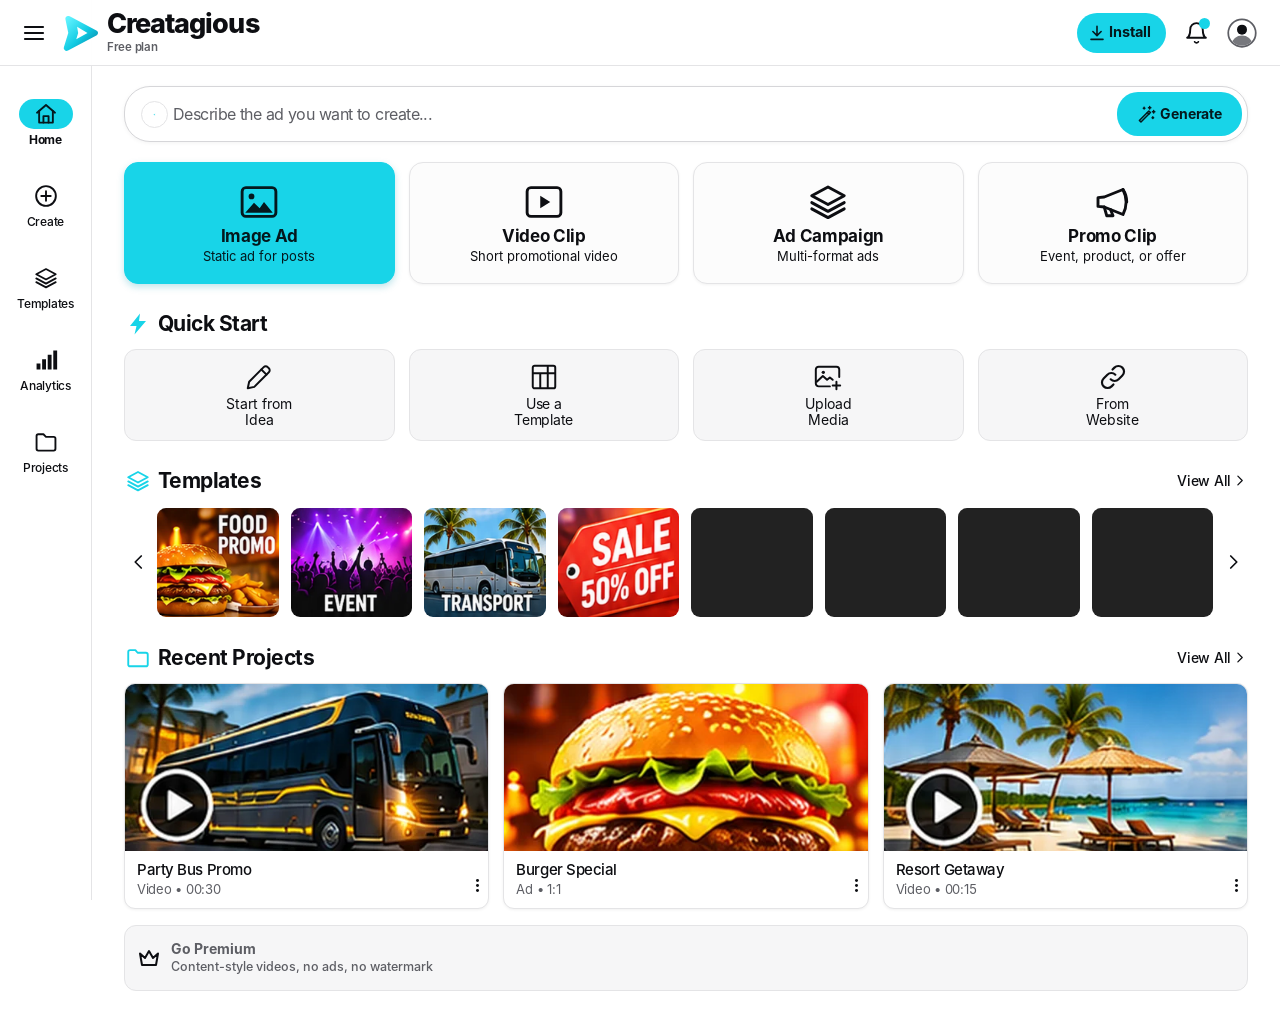
<file: index.html>
<!doctype html>
<html lang="en">
<head>
<meta charset="utf-8">
<meta name="viewport" content="width=device-width, initial-scale=1, viewport-fit=cover">
<title>Creatagious: Create, Customize, Publish</title>
<meta name="description" content="Create image ads, video clips and multi-format ad campaigns for social media from one short description.">
<meta name="theme-color" content="#ffffff">
<script>(function(){var t;try{t=localStorage.getItem("theme")}catch(e){}if(t==="dark"||((!t||t==="system")&&matchMedia("(prefers-color-scheme: dark)").matches)){document.documentElement.dataset.theme="dark";document.querySelector("meta[name=theme-color]").content="#0B1015"}})();</script>
<meta name="mobile-web-app-capable" content="yes">
<meta name="apple-mobile-web-app-capable" content="yes">
<meta name="apple-mobile-web-app-title" content="Creatagious">
<meta name="apple-mobile-web-app-status-bar-style" content="default">
<script>window.__bip=null;addEventListener("beforeinstallprompt",function(e){e.preventDefault();window.__bip=e;});</script>
<link rel="manifest" href="manifest.webmanifest">
<link rel="icon" href="assets/icons/favicon.png" type="image/png">
<link rel="apple-touch-icon" href="assets/icons/apple-touch-icon.png">
<link rel="preload" href="assets/fonts/inter-Medium.woff" as="font" type="font/woff" crossorigin>
<link rel="preload" href="assets/fonts/inter-Bold.woff" as="font" type="font/woff" crossorigin>
<link rel="stylesheet" href="css/app.css">
</head>
<body>
<svg width="0" height="0" style="position:absolute" aria-hidden="true">
  <defs>
    <symbol id="i-check" viewBox="0 0 24 24"><path d="m4 12.500 5 5L20 6.500" fill="none" stroke="currentColor" stroke-width="2.800" stroke-linecap="round" stroke-linejoin="round"/></symbol>
    <symbol id="i-stack2" viewBox="0 0 32 32"><g fill="none" stroke="currentColor" stroke-width="2.300" stroke-linejoin="round"><rect x="3" y="9" width="17" height="20" rx="2"/><path d="M9 9V5a2 2 0 0 1 2-2h16a2 2 0 0 1 2 2v17a2 2 0 0 1-2 2h-7"/></g></symbol>
    <symbol id="i-lock" viewBox="0 0 24 24"><g fill="none" stroke="currentColor" stroke-width="2.200" stroke-linecap="round" stroke-linejoin="round"><rect x="5" y="11" width="14" height="10" rx="2"/><path d="M8 11V8a4 4 0 0 1 8 0v3"/></g></symbol>
    <symbol id="i-crown" viewBox="0 0 24 24"><path d="M3 7.500 8 12l4-7 4 7 5-4.500L19 19H5Z" fill="none" stroke="currentColor" stroke-width="2" stroke-linejoin="round"/></symbol>
    <symbol id="i-moon" viewBox="0 0 24 24"><path d="M20 14.500A8.500 8.500 0 0 1 9.500 4a8.500 8.500 0 1 0 10.500 10.500Z" fill="none" stroke="currentColor" stroke-width="2" stroke-linejoin="round"/></symbol>
    <symbol id="i-mic" viewBox="0 0 24 24"><g fill="none" stroke="currentColor" stroke-width="2" stroke-linecap="round"><rect x="9" y="3" width="6" height="11" rx="3"/><path d="M5 11a7 7 0 0 0 14 0M12 18v3"/></g></symbol>
    <linearGradient id="lg" x1="0" y1="0" x2="1" y2="1"><stop offset="0" stop-color="#62F3FF"/><stop offset=".55" stop-color="#12CBE3"/><stop offset="1" stop-color="#0787A8"/></linearGradient>
    <symbol id="i-logo" viewBox="0 0 48 48"><path d="M10 7 42 24 8 42l5.500-18Z" fill="url(#lg)" stroke="url(#lg)" stroke-width="7" stroke-linejoin="round"/><path d="M20.500 16.500 33 24l-13.500 7.500 2.300-7.500Z" fill="#fff"/></symbol>
    <g id="s" fill="none" stroke="currentColor" stroke-width="2" stroke-linecap="round" stroke-linejoin="round"></g>
    <symbol id="i-menu" viewBox="0 0 24 24"><path d="M3 6h18M3 12h18M3 18h18" fill="none" stroke="currentColor" stroke-width="2.200" stroke-linecap="round"/></symbol>
    <symbol id="i-bell" viewBox="0 0 24 24"><path d="M18 9a6 6 0 0 0-12 0c0 7-3 8-3 8h18s-3-1-3-8M10.300 21a2 2 0 0 0 3.400 0" fill="none" stroke="currentColor" stroke-width="1.800" stroke-linecap="round" stroke-linejoin="round"/></symbol>
    <symbol id="i-user" viewBox="0 0 24 24"><circle cx="12" cy="12" r="11" fill="var(--surface)" stroke="var(--t3)" stroke-width="1.400"/><clipPath id="uc"><circle cx="12" cy="12" r="10.200"/></clipPath><g clip-path="url(#uc)"><circle cx="12" cy="9.300" r="4" fill="var(--ink)"/><ellipse cx="12" cy="20.500" rx="8" ry="6.500" fill="#77787D"/></g></symbol>
    <symbol id="i-spark" viewBox="0 0 24 24"><path d="M10 3c1 5.600 2.900 7.700 9 8.700-6.100 1-8 3.100-9 9.300-1-6.200-2.900-8.300-9-9.300 6.100-1 8-3.100 9-8.700Z" fill="var(--y)"/><path d="M19 1c.3 2 1 2.700 3 3-2 .3-2.700 1-3 3-.3-2-1-2.700-3-3 2-.3 2.700-1 3-3ZM19.500 15.500c.3 1.700.9 2.300 2.500 2.500-1.600.3-2.200.9-2.500 2.500-.3-1.600-.9-2.200-2.500-2.500 1.600-.2 2.200-.8 2.500-2.500Z" fill="var(--y)"/></symbol>
    <symbol id="i-wand" viewBox="0 0 24 24"><g fill="none" stroke="currentColor" stroke-width="1.900" stroke-linecap="round" stroke-linejoin="round"><path d="m3 21 12-12 2 2L5 23z" transform="translate(0 -1.500)"/><path d="m13 9.500 2 2M16 2v3M14.500 3.500h3M21 7v3M19.500 8.500h3M20 15v2M19 16h2M9 3v2M8 4h2"/></g></symbol>
    <symbol id="i-image" viewBox="0 0 32 32"><g fill="none" stroke="currentColor" stroke-width="2.300" stroke-linejoin="round"><rect x="2.500" y="4.500" width="27" height="23" rx="3"/></g><circle cx="10" cy="11.500" r="2.300" fill="currentColor"/><path d="m5 24.500 7-8 4.500 4.500 3.500-5 7 8.500Z" fill="currentColor"/></symbol>
    <symbol id="i-video" viewBox="0 0 32 32"><rect x="2.500" y="4.500" width="27" height="23" rx="3" fill="none" stroke="currentColor" stroke-width="2.300"/><path d="m13 11 8 5-8 5Z" fill="currentColor"/></symbol>
    <symbol id="i-layers" viewBox="0 0 32 32"><g fill="none" stroke="currentColor" stroke-width="2.300" stroke-linejoin="round" stroke-linecap="round"><path d="M16 4 3 11l13 7 13-7Z"/><path d="m3 16.500 13 7 13-7M3 21.500l13 7 13-7"/></g></symbol>
    <symbol id="i-mega" viewBox="0 0 32 32"><g fill="none" stroke="currentColor" stroke-width="2.300" stroke-linejoin="round" stroke-linecap="round"><path d="M4 12.500v7l5 .5 15 6c1.500-3 2.500-6.500 2.500-10S25.500 9 24 6L9 12Z"/><path d="m9 20 2 7h5l-2-5M24 6c1.700 2.500 3 6 3 10"/></g></symbol>
    <symbol id="i-bolt" viewBox="0 0 24 24"><path d="M14 1.500 4 14h6.500L8.500 22.500 20 9h-7Z" fill="var(--y)"/></symbol>
    <symbol id="i-pen" viewBox="0 0 32 32"><g fill="none" stroke="currentColor" stroke-width="2.100" stroke-linejoin="round" stroke-linecap="round"><path d="M21 5.500a3 3 0 0 1 4.300 0l1.200 1.200a3 3 0 0 1 0 4.300L11 26.500l-7 1.500 1.500-7Z"/><path d="m18.500 8 5.500 5.500"/></g></symbol>
    <symbol id="i-grid" viewBox="0 0 32 32"><g fill="none" stroke="currentColor" stroke-width="2.100" stroke-linejoin="round"><rect x="4" y="4" width="24" height="24" rx="2"/><path d="M4 12h24M12 12v16M20 4v24"/></g></symbol>
    <symbol id="i-upload" viewBox="0 0 32 32"><g fill="none" stroke="currentColor" stroke-width="2.100" stroke-linejoin="round" stroke-linecap="round"><path d="M18 26H6a3 3 0 0 1-3-3V8a3 3 0 0 1 3-3h19a3 3 0 0 1 3 3v8"/><path d="m4 21 6.500-6 4.500 4 3-2.500 3 2.500M25 21v8M21 25h8"/></g><circle cx="11" cy="11" r="1.800" fill="currentColor"/></symbol>
    <symbol id="i-link" viewBox="0 0 32 32"><g fill="none" stroke="currentColor" stroke-width="2.300" stroke-linecap="round"><path d="M13.500 18.500a6 6 0 0 0 8.500 0l4-4a6 6 0 0 0-8.500-8.500l-2 2"/><path d="M18.500 13.500a6 6 0 0 0-8.500 0l-4 4a6 6 0 0 0 8.500 8.500l2-2"/></g></symbol>
    <symbol id="i-stack" viewBox="0 0 32 32"><g fill="none" stroke="var(--y)" stroke-width="2.500" stroke-linejoin="round" stroke-linecap="round"><path d="M16 4 3 11l13 7 13-7Z"/><path d="m3 16.500 13 7 13-7M3 21.500l13 7 13-7"/></g></symbol>
    <symbol id="i-folder-y" viewBox="0 0 32 32"><path d="M3 8a2.500 2.500 0 0 1 2.500-2.500h7l3 3.500h11A2.500 2.500 0 0 1 29 11.500v13a2.500 2.500 0 0 1-2.500 2.500h-21A2.500 2.500 0 0 1 3 24.500Z" fill="none" stroke="var(--y)" stroke-width="2.500" stroke-linejoin="round"/></symbol>
    <symbol id="i-chev-l" viewBox="0 0 24 24"><path d="m15 4-8 8 8 8" fill="none" stroke="currentColor" stroke-width="2.300" stroke-linecap="round" stroke-linejoin="round"/></symbol>
    <symbol id="i-chev-r" viewBox="0 0 24 24"><path d="m9 4 8 8-8 8" fill="none" stroke="currentColor" stroke-width="2.300" stroke-linecap="round" stroke-linejoin="round"/></symbol>
    <symbol id="i-dots" viewBox="0 0 24 24"><circle cx="12" cy="5" r="2.100" fill="currentColor"/><circle cx="12" cy="12" r="2.100" fill="currentColor"/><circle cx="12" cy="19" r="2.100" fill="currentColor"/></symbol>
    <symbol id="i-home" viewBox="0 0 28 28"><g fill="none" stroke="currentColor" stroke-width="2.200" stroke-linejoin="round" stroke-linecap="round"><path d="M3.500 12.500 14 3.500l10.500 9"/><path d="M6 10.500V24h16V10.500"/><path d="M11 24v-7.500h6V24"/></g></symbol>
    <symbol id="i-plus" viewBox="0 0 28 28"><g fill="none" stroke="currentColor" stroke-width="2.200" stroke-linecap="round"><circle cx="14" cy="14" r="11.500"/><path d="M14 8.500v11M8.500 14h11"/></g></symbol>
    <symbol id="i-cal" viewBox="0 0 24 24"><path d="M7 2v3M17 2v3M3.500 9h17M5 4.500h14A1.500 1.500 0 0 1 20.500 6v13.500A1.500 1.500 0 0 1 19 21H5a1.500 1.500 0 0 1-1.500-1.500V6A1.500 1.500 0 0 1 5 4.500z" fill="none" stroke="currentColor" stroke-width="1.800" stroke-linecap="round"/><path d="M7.500 13h2M11 13h2M14.500 13h2M7.500 16.500h2M11 16.500h2" stroke="currentColor" stroke-width="1.800" stroke-linecap="round"/></symbol>
    <symbol id="i-chart" viewBox="0 0 28 28"><path d="M3 18h4.500v7H3zM9.500 13H14v12H9.500zM16 8h4.500v17H16zM22.500 3H27v22h-4.500z" fill="currentColor"/></symbol>
    <symbol id="i-folder" viewBox="0 0 28 28"><path d="M3 7a2 2 0 0 1 2-2h6l3 3h9a2 2 0 0 1 2 2v12a2 2 0 0 1-2 2H5a2 2 0 0 1-2-2Z" fill="none" stroke="currentColor" stroke-width="2.200" stroke-linejoin="round"/></symbol>
    <symbol id="i-x" viewBox="0 0 24 24"><path d="M5 5l14 14M19 5 5 19" fill="none" stroke="currentColor" stroke-width="2.200" stroke-linecap="round"/></symbol>
    <symbol id="i-play" viewBox="0 0 24 24"><path d="M7 4.500v15L20 12Z" fill="currentColor"/></symbol>
    <symbol id="i-pause" viewBox="0 0 24 24"><path d="M7 4h3.500v16H7zM13.500 4H17v16h-3.500z" fill="currentColor"/></symbol>
    <symbol id="i-down" viewBox="0 0 24 24"><path d="M12 3v12M6.500 10l5.500 5.500 5.500-5.500M4 20.500h16" fill="none" stroke="currentColor" stroke-width="2.100" stroke-linecap="round" stroke-linejoin="round"/></symbol>
    <symbol id="i-share" viewBox="0 0 24 24"><path d="M12 15V3M7.500 7.500 12 3l4.500 4.500M5 12v8.500h14V12" fill="none" stroke="currentColor" stroke-width="2.100" stroke-linecap="round" stroke-linejoin="round"/></symbol>
    <symbol id="i-flag" viewBox="0 0 24 24"><path d="M5 21V4c5-2.500 9 2.500 14 0v10c-5 2.500-9-2.500-14 0" fill="none" stroke="currentColor" stroke-width="1.900" stroke-linecap="round" stroke-linejoin="round"/></symbol>
    <symbol id="i-offline" viewBox="0 0 24 24"><path d="M3 3l18 18M8.500 16a5 5 0 0 1 3.500-1.500M5 12.500a10 10 0 0 1 4-2.600M19 12.500a10 10 0 0 0-5-2.900M2 8.500a15 15 0 0 1 3.500-2.300M22 8.500A15 15 0 0 0 10 5" fill="none" stroke="currentColor" stroke-width="2" stroke-linecap="round"/></symbol>
  </defs>
</svg>

<div id="shell" class="shell">
  <header class="top">
    <button class="ib" data-act="menu" aria-label="Open menu"><svg class="ic24"><use href="#i-menu"/></svg></button>
    <a class="brand" href="#home" aria-label="Creatagious home">
      <svg class="brand-mark" aria-hidden="true"><use href="#i-logo"/></svg>
      <span class="brand-text"><span class="brand-name">Creatagious</span><span class="brand-tag">Create • Customize • Publish</span></span>
    </a>
    <span class="net" id="net" hidden><svg class="ic16"><use href="#i-offline"/></svg>Offline</span>
    <button class="inst" id="inst" data-act="install" aria-label="Install Creatagious" hidden><svg aria-hidden="true"><use href="#i-down"/></svg><span>Install</span></button>
    <a class="ib bell" href="#notifications" aria-label="Notifications"><svg class="ic25"><use href="#i-bell"/></svg><i id="dot" class="dot" hidden></i></a>
    <a class="ib prof" href="#profile" aria-label="Profile"><svg class="ic30"><use href="#i-user"/></svg><i id="plan-av" class="plan-av" hidden><svg aria-hidden="true"><use href="#i-crown"/></svg></i></a>
  </header>
  <main id="view" tabindex="-1"></main>
  <nav class="nav" aria-label="Main">
    <a href="#home" data-nav="home"><span class="pill"><svg><use href="#i-home"/></svg></span><b>Home</b></a>
    <a href="#create" data-nav="create"><span class="pill"><svg><use href="#i-plus"/></svg></span><b>Create</b></a>
    <a href="#templates" data-nav="templates"><span class="pill"><svg><use href="#i-layers"/></svg></span><b>Templates</b></a>
    <a href="#analytics" data-nav="analytics"><span class="pill"><svg><use href="#i-chart"/></svg></span><b>Analytics</b></a>
    <a href="#projects" data-nav="projects"><span class="pill"><svg><use href="#i-folder"/></svg></span><b>Projects</b></a>
  </nav>
</div>
<div id="layer"></div>
<div id="toast" class="toast" role="status" aria-live="polite" hidden></div>
<input id="file" type="file" accept="image/*" hidden>

<script src="js/config.js"></script>
<script src="js/store.js"></script>
<script src="js/premium.js"></script>
<script src="js/copy.js"></script>
<script src="js/art.js"></script>
<script src="js/render.js"></script>
<script src="js/content.js"></script>
<script src="js/planner.js"></script>
<script src="js/export.js"></script>
<script src="js/views.js"></script>
<script src="js/schedule.js"></script>
<script src="js/app.js"></script>
</body>
</html>
</file>
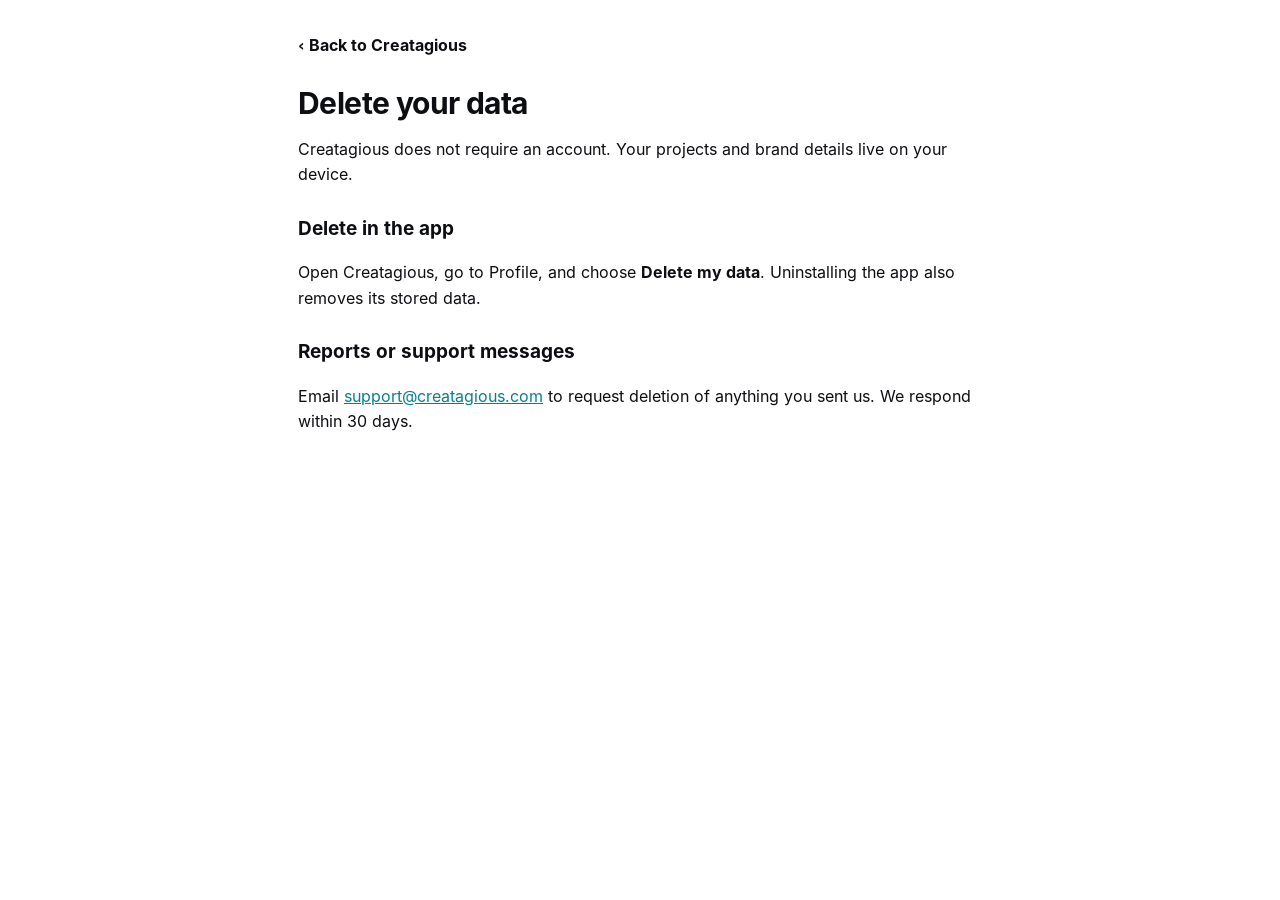
<file: delete-account.html>
<!doctype html><html lang="en"><head><meta charset="utf-8"><meta name="viewport" content="width=device-width,initial-scale=1"><title>Delete your data | Creatagious</title><meta name="theme-color" content="#ffffff"><link rel="icon" href="assets/icons/favicon.png"><script>(function(){var t;try{t=localStorage.getItem("theme")}catch(e){}if(t==="dark"||((!t||t==="system")&&matchMedia("(prefers-color-scheme: dark)").matches))document.documentElement.dataset.theme="dark"})();</script><link rel="stylesheet" href="css/pages.css"></head><body><main><a class="back" href="index.html">‹ Back to Creatagious</a><h1>Delete your data</h1>
<p>Creatagious does not require an account. Your projects and brand details live on your device.</p><h2>Delete in the app</h2><p>Open Creatagious, go to Profile, and choose <strong>Delete my data</strong>. Uninstalling the app also removes its stored data.</p><h2>Reports or support messages</h2><p>Email <a href="mailto:support@creatagious.com">support@creatagious.com</a> to request deletion of anything you sent us. We respond within 30 days.</p>
</main></body></html>
</file>
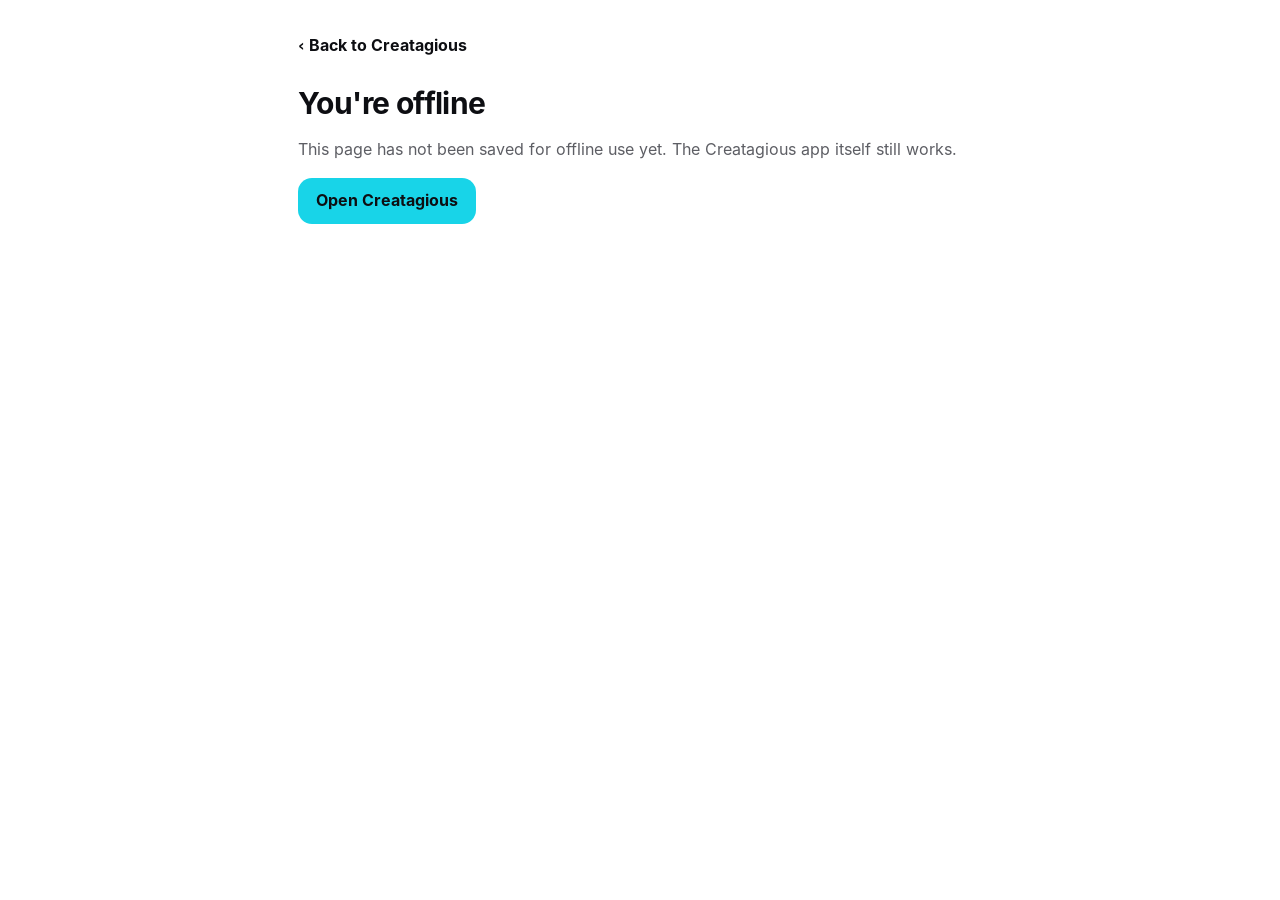
<file: offline.html>
<!doctype html><html lang="en"><head><meta charset="utf-8"><meta name="viewport" content="width=device-width,initial-scale=1"><title>You're offline | Creatagious</title><meta name="theme-color" content="#ffffff"><link rel="icon" href="assets/icons/favicon.png"><script>(function(){var t;try{t=localStorage.getItem("theme")}catch(e){}if(t==="dark"||((!t||t==="system")&&matchMedia("(prefers-color-scheme: dark)").matches))document.documentElement.dataset.theme="dark"})();</script><link rel="stylesheet" href="css/pages.css"></head><body><main><a class="back" href="index.html">‹ Back to Creatagious</a><h1>You're offline</h1>
<p class="muted">This page has not been saved for offline use yet. The Creatagious app itself still works.</p><p><a class="btn" href="index.html">Open Creatagious</a></p>
</main></body></html>
</file>
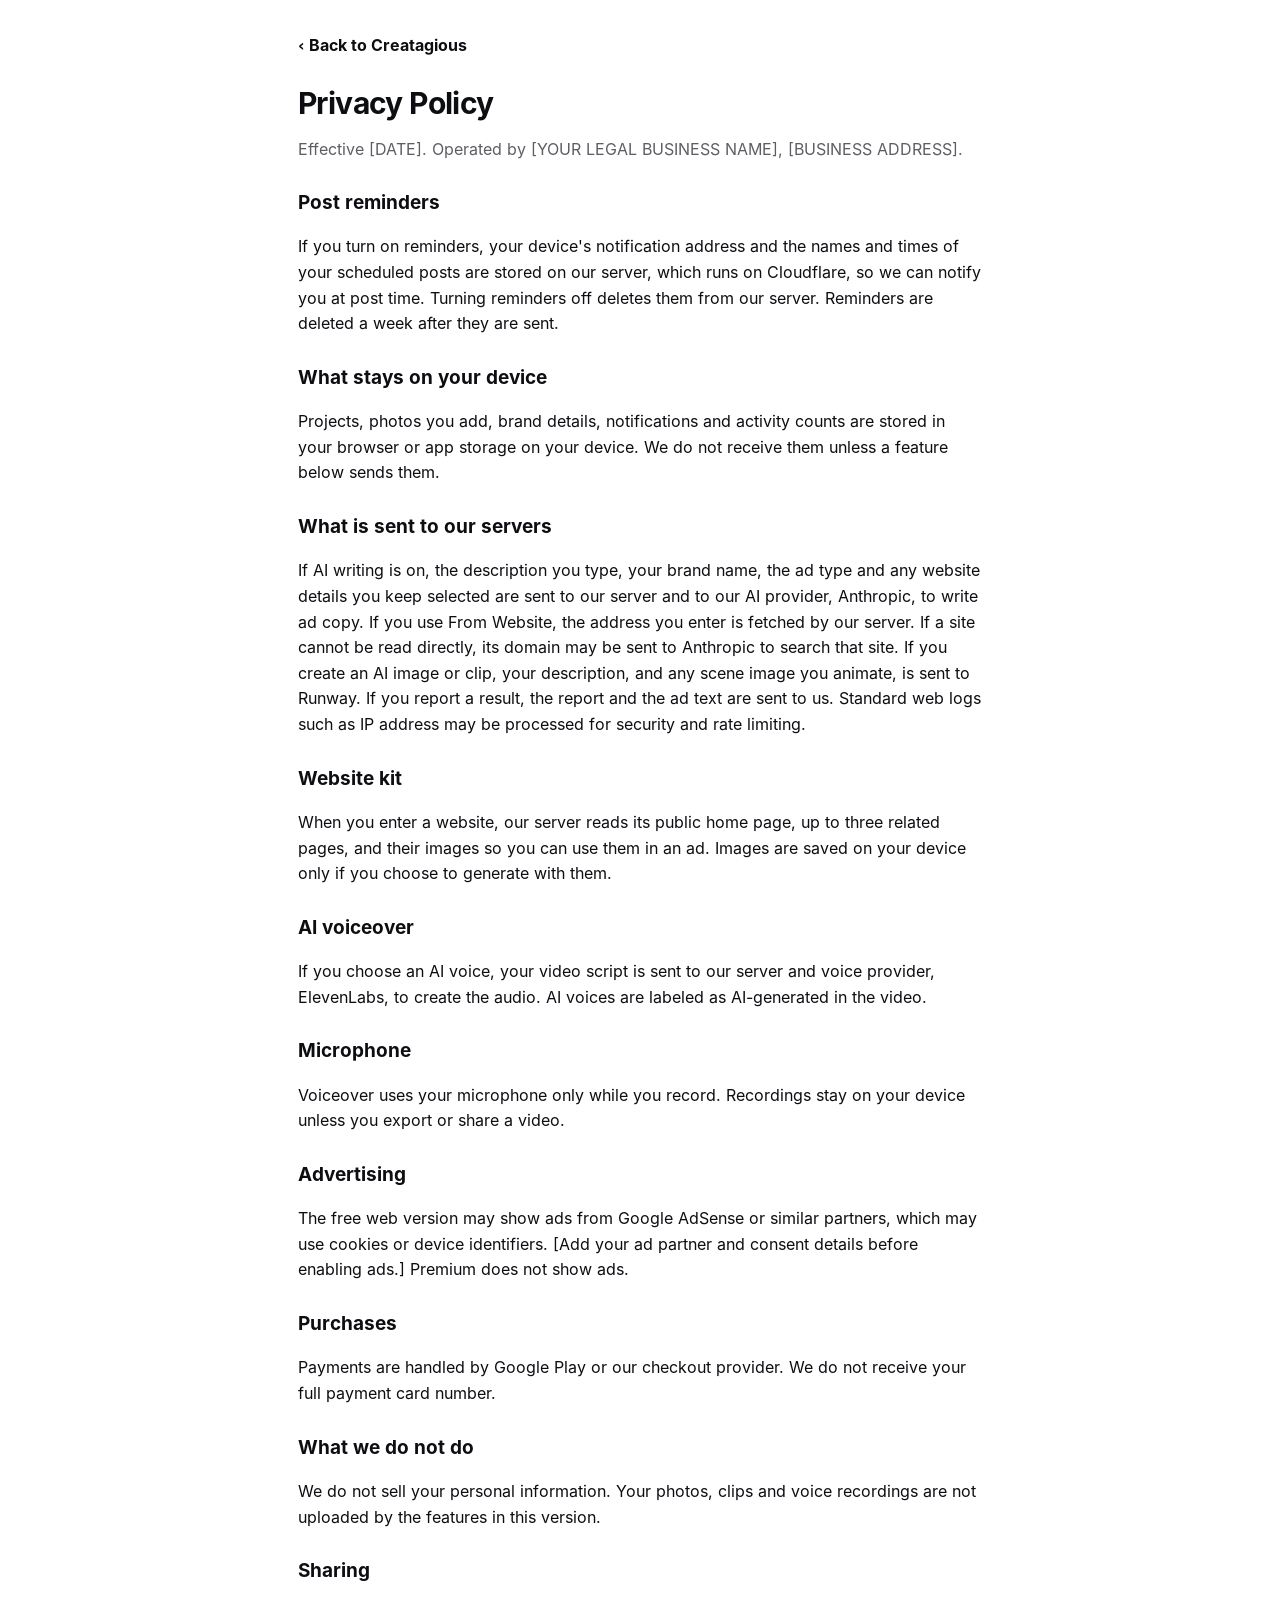
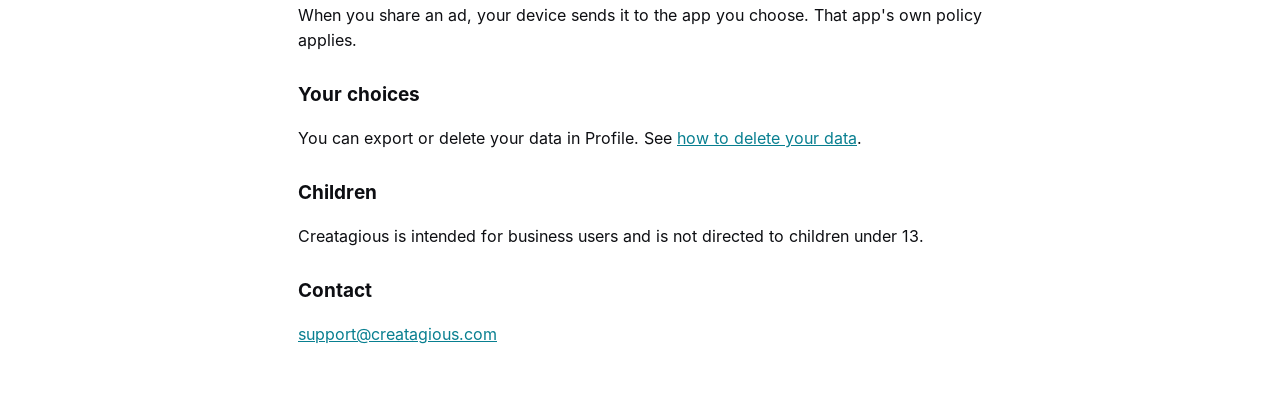
<file: privacy.html>
<!doctype html><html lang="en"><head><meta charset="utf-8"><meta name="viewport" content="width=device-width,initial-scale=1"><title>Privacy Policy | Creatagious</title><meta name="theme-color" content="#ffffff"><link rel="icon" href="assets/icons/favicon.png"><script>(function(){var t;try{t=localStorage.getItem("theme")}catch(e){}if(t==="dark"||((!t||t==="system")&&matchMedia("(prefers-color-scheme: dark)").matches))document.documentElement.dataset.theme="dark"})();</script><link rel="stylesheet" href="css/pages.css"></head><body><main><a class="back" href="index.html">‹ Back to Creatagious</a><h1>Privacy Policy</h1>
<!-- EDIT: replace every bracketed item and have counsel review before publishing. -->
<p class="muted">Effective [DATE]. Operated by [YOUR LEGAL BUSINESS NAME], [BUSINESS ADDRESS].</p>
<h2>Post reminders</h2><p>If you turn on reminders, your device's notification address and the names and times of your scheduled posts are stored on our server, which runs on Cloudflare, so we can notify you at post time. Turning reminders off deletes them from our server. Reminders are deleted a week after they are sent.</p><h2>What stays on your device</h2><p>Projects, photos you add, brand details, notifications and activity counts are stored in your browser or app storage on your device. We do not receive them unless a feature below sends them.</p>
<h2>What is sent to our servers</h2><p>If AI writing is on, the description you type, your brand name, the ad type and any website details you keep selected are sent to our server and to our AI provider, Anthropic, to write ad copy. If you use From Website, the address you enter is fetched by our server. If a site cannot be read directly, its domain may be sent to Anthropic to search that site. If you create an AI image or clip, your description, and any scene image you animate, is sent to Runway. If you report a result, the report and the ad text are sent to us. Standard web logs such as IP address may be processed for security and rate limiting.</p>
<h2>Website kit</h2><p>When you enter a website, our server reads its public home page, up to three related pages, and their images so you can use them in an ad. Images are saved on your device only if you choose to generate with them.</p><h2>AI voiceover</h2><p>If you choose an AI voice, your video script is sent to our server and voice provider, ElevenLabs, to create the audio. AI voices are labeled as AI-generated in the video.</p><h2>Microphone</h2><p>Voiceover uses your microphone only while you record. Recordings stay on your device unless you export or share a video.</p><h2>Advertising</h2><p>The free web version may show ads from Google AdSense or similar partners, which may use cookies or device identifiers. [Add your ad partner and consent details before enabling ads.] Premium does not show ads.</p><h2>Purchases</h2><p>Payments are handled by Google Play or our checkout provider. We do not receive your full payment card number.</p><h2>What we do not do</h2><p>We do not sell your personal information. Your photos, clips and voice recordings are not uploaded by the features in this version.</p>
<h2>Sharing</h2><p>When you share an ad, your device sends it to the app you choose. That app&#39;s own policy applies.</p>
<h2>Your choices</h2><p>You can export or delete your data in Profile. See <a href="delete-account.html">how to delete your data</a>.</p>
<h2>Children</h2><p>Creatagious is intended for business users and is not directed to children under 13.</p>
<h2>Contact</h2><p><a href="mailto:support@creatagious.com">support@creatagious.com</a></p>
</main></body></html>
</file>
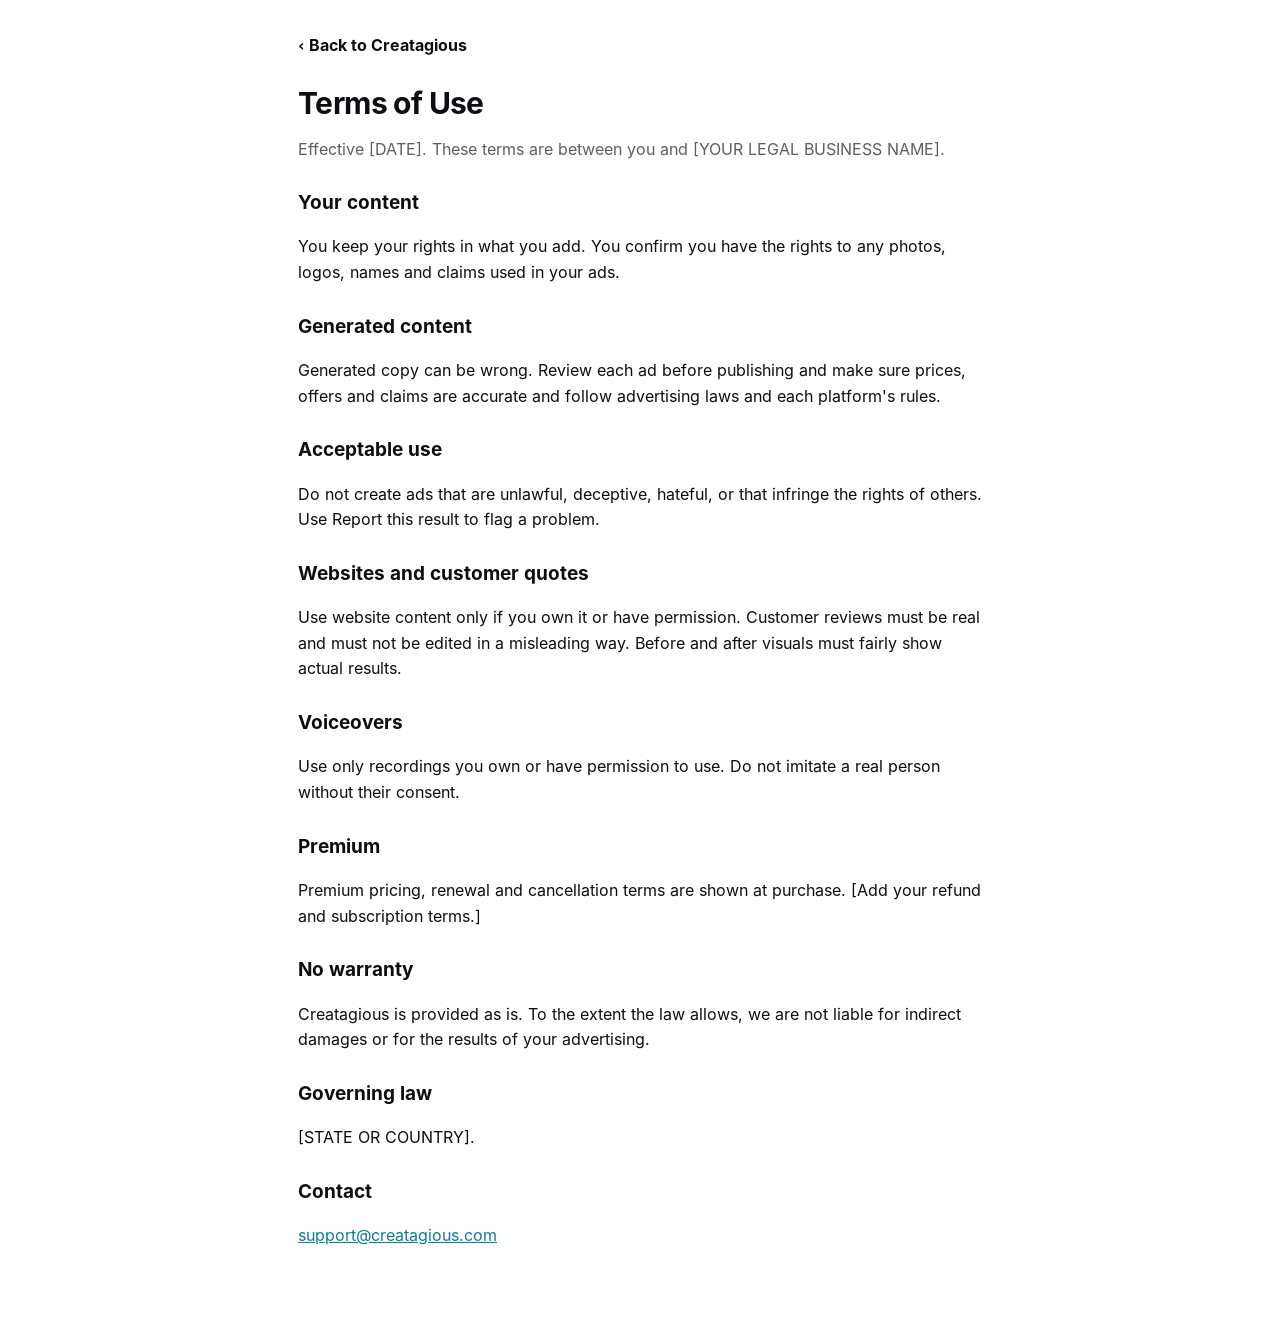
<file: terms.html>
<!doctype html><html lang="en"><head><meta charset="utf-8"><meta name="viewport" content="width=device-width,initial-scale=1"><title>Terms of Use | Creatagious</title><meta name="theme-color" content="#ffffff"><link rel="icon" href="assets/icons/favicon.png"><script>(function(){var t;try{t=localStorage.getItem("theme")}catch(e){}if(t==="dark"||((!t||t==="system")&&matchMedia("(prefers-color-scheme: dark)").matches))document.documentElement.dataset.theme="dark"})();</script><link rel="stylesheet" href="css/pages.css"></head><body><main><a class="back" href="index.html">‹ Back to Creatagious</a><h1>Terms of Use</h1>
<!-- EDIT: replace every bracketed item and have counsel review before publishing. -->
<p class="muted">Effective [DATE]. These terms are between you and [YOUR LEGAL BUSINESS NAME].</p>
<h2>Your content</h2><p>You keep your rights in what you add. You confirm you have the rights to any photos, logos, names and claims used in your ads.</p>
<h2>Generated content</h2><p>Generated copy can be wrong. Review each ad before publishing and make sure prices, offers and claims are accurate and follow advertising laws and each platform&#39;s rules.</p>
<h2>Acceptable use</h2><p>Do not create ads that are unlawful, deceptive, hateful, or that infringe the rights of others. Use Report this result to flag a problem.</p>
<h2>Websites and customer quotes</h2><p>Use website content only if you own it or have permission. Customer reviews must be real and must not be edited in a misleading way. Before and after visuals must fairly show actual results.</p><h2>Voiceovers</h2><p>Use only recordings you own or have permission to use. Do not imitate a real person without their consent.</p><h2>Premium</h2><p>Premium pricing, renewal and cancellation terms are shown at purchase. [Add your refund and subscription terms.]</p><h2>No warranty</h2><p>Creatagious is provided as is. To the extent the law allows, we are not liable for indirect damages or for the results of your advertising.</p>
<h2>Governing law</h2><p>[STATE OR COUNTRY].</p><h2>Contact</h2><p><a href="mailto:support@creatagious.com">support@creatagious.com</a></p>
</main></body></html>
</file>
<file: css/app.css>
@font-face{font-family:Inter;src:url(../assets/fonts/inter-Regular.woff) format("woff");font-weight:400;font-display:swap}
@font-face{font-family:Inter;src:url(../assets/fonts/inter-Medium.woff) format("woff");font-weight:500;font-display:swap}
@font-face{font-family:Inter;src:url(../assets/fonts/inter-SemiBold.woff) format("woff");font-weight:600;font-display:swap}
@font-face{font-family:Inter;src:url(../assets/fonts/inter-Bold.woff) format("woff");font-weight:700;font-display:swap}
@font-face{font-family:Inter;src:url(../assets/fonts/inter-ExtraBold.woff) format("woff");font-weight:800;font-display:swap}
@font-face{font-family:Anton;src:url(../assets/fonts/anton.woff) format("woff");font-weight:400;font-display:swap}

:root{color-scheme:light;--y:#18D4E8;--on:#04181D;--ink:#0D0E12;--t2:#303136;--t3:#5D5E64;--line:#E4E4E6;--line2:#D6D6D9;--card:#FCFCFC;--bg:#fff;--surface:#fff;--soft:#F6F6F7;--soft2:#ECECEF;--off:#BDBDC2;--topbg:rgba(255,255,255,.96);--focus:#087F90;--bar:#0FA9BD;--danger:#A91F15;--r:14px;--pad:11px;--nav:70px;--safe:env(safe-area-inset-bottom,0px)}
html[data-theme=dark]{color-scheme:dark;--ink:#F1F5F7;--t2:#D3DBE0;--t3:#9EABB4;--line:#27323B;--line2:#3A4752;--card:#141B22;--bg:#0B1015;--surface:#141B22;--soft:#18212A;--soft2:#222D37;--off:#566471;--topbg:rgba(11,16,21,.96);--focus:#6EEBF8;--bar:#18D4E8;--danger:#FF9C92}
*{box-sizing:border-box;-webkit-tap-highlight-color:transparent}
html{-webkit-text-size-adjust:100%;height:100%}
body{margin:0;min-height:100%;background:var(--bg);color:var(--ink);letter-spacing:-.018em;font:500 14px/1.3 Inter,system-ui,-apple-system,"Segoe UI",Roboto,Arial,sans-serif;overscroll-behavior-y:none}
a{color:inherit;text-decoration:none}
button,input,textarea,select{font:inherit;color:inherit}
button{background:none;border:0;padding:0;cursor:pointer}
h1,h2,h3,p{margin:0}
svg{display:block}
[hidden]{display:none!important}
:focus-visible{outline:2.5px solid var(--focus);outline-offset:2px}
main:focus{outline:0}
.ic16{width:16px;height:16px}.ic18{width:18px;height:18px}.ic20{width:20px;height:20px}.ic24{width:24px;height:24px}.ic25{width:25px;height:25px}.ic30{width:30px;height:30px}

/* Shell */
.shell{min-height:100dvh;padding-bottom:calc(var(--nav) + var(--safe));padding-top:env(safe-area-inset-top,0px)}
.top{position:sticky;top:0;z-index:20;display:flex;align-items:center;gap:2px;height:58px;padding:0 8px 0 5px;background:var(--topbg);border-bottom:1px solid var(--line)}
.ib{position:relative;display:flex;align-items:center;justify-content:center;width:44px;height:44px;flex:none;border-radius:12px}
.ib:active{background:var(--soft)}
.brand{display:flex;align-items:center;gap:7px;min-width:0;flex:1;margin-left:2px}
.brand-mark{width:34px;height:34px;flex:none}
.brand-text{display:flex;flex-direction:column;min-width:0}
.brand-name{font-size:21.500px;font-weight:800;line-height:1;letter-spacing:-.035em}

.brand-tag{font-size:10px;font-weight:500;margin-top:3px;white-space:nowrap;color:var(--ink)}
.dot{position:absolute;top:7px;right:8px;width:11px;height:11px;border-radius:50%;background:var(--y);border:0}
.net{display:flex;align-items:center;gap:4px;font-size:11px;font-weight:600;color:var(--t3);padding-right:2px}

.inst{position:relative;display:flex;align-items:center;justify-content:center;gap:3px;height:32px;padding:0 9px 0 7px;flex:none;border-radius:16px;background:var(--y);color:var(--on);font-size:12.500px;font-weight:700}
.inst::after{content:"";position:absolute;inset:-6px -2px}
.inst svg{width:15px;height:15px}
.inst:active{background:#10BDD1}

/* Nav */
.nav{position:fixed;z-index:30;left:0;right:0;bottom:0;display:grid;grid-template-columns:repeat(5,minmax(0,1fr));height:calc(var(--nav) + var(--safe));padding:6px 4px var(--safe);background:var(--surface);border-top:1px solid var(--line);border-radius:14px 14px 0 0;box-shadow:0 -3px 12px rgba(10,10,20,.04)}
.nav a{display:flex;flex-direction:column;align-items:center;justify-content:flex-start;gap:3px;min-width:0;color:var(--ink)}
.nav .pill{display:flex;align-items:center;justify-content:center;width:54px;height:30px;border-radius:15px}
.nav svg{width:24px;height:24px}
.nav b{font-size:12px;font-weight:500}
.nav a.on .pill{background:var(--y);color:var(--on)}
.nav a.on b{font-weight:700}

/* Page */
#view{display:block;max-width:1180px;margin:0 auto;padding:10px var(--pad) 16px}
.stack{display:flex;flex-direction:column;gap:12px}
.ptitle{font-size:24px;font-weight:800;letter-spacing:-.025em;margin:6px 1px 2px}
.psub{color:var(--t3);font-size:14px;margin:0 1px 10px}

/* Prompt bar */
.prompt{display:flex;align-items:center;gap:5px;height:46px;padding:0 5px 0 8px;background:var(--surface);border:1px solid var(--line2);border-radius:21px;box-shadow:0 1px 4px rgba(10,10,20,.05)}
.prompt svg.sp{width:27px;height:27px;flex:none}
.prompt input::placeholder{letter-spacing:-.035em}
.prompt input{flex:1;min-width:0;height:44px;border:0;outline:0;background:transparent;font-size:13px;font-weight:400;letter-spacing:-.03em;padding:0}
.prompt input::placeholder{color:var(--t3);opacity:1}
.prompt:focus-within{border-color:var(--focus)}
.gen{position:relative;display:flex;align-items:center;justify-content:center;gap:4px;height:35px;padding:0 9px;flex:none;border-radius:17px;background:var(--y);color:var(--on);font-size:14px;font-weight:700;letter-spacing:-.01em}
.gen::after{content:"";position:absolute;inset:-5px -3px}
.gen svg{width:19px;height:19px}
.gen:active{background:#10BDD1}

/* Type tiles */
.tiles{display:grid;grid-template-columns:repeat(2,minmax(0,1fr));gap:10px;margin-top:20px}
.tile{display:flex;flex-direction:column;align-items:center;justify-content:center;gap:1px;min-height:84px;padding:7px 5px;text-align:center;background:var(--card);border:1px solid var(--line);border-radius:var(--r);box-shadow:0 1px 3px rgba(10,10,20,.05)}
.tile svg{width:33px;height:33px;margin-bottom:2px}
.tile strong{font-size:15.500px;font-weight:700;letter-spacing:-.02em}
.tile span{font-size:12px;font-weight:400;color:var(--ink)}
.tile.on,.tile.on span{color:var(--on)}
.tile.on{background:var(--y);border-color:var(--y);box-shadow:0 3px 7px rgba(0,150,175,.25)}

/* Sections */
.sec{display:flex;align-items:center;gap:8px;margin:18px 2px 8px;min-height:24px}
.sec svg.h{width:24px;height:24px;flex:none}
.sec h2{font-size:18px;font-weight:700;letter-spacing:-.025em;flex:1}
.all{display:flex;align-items:center;gap:2px;min-height:44px;margin:-10px 0;font-size:12.500px;font-weight:500}
.all svg{width:13px;height:13px}
.quick{display:grid;grid-template-columns:repeat(4,minmax(0,1fr));gap:9px}
.q{display:flex;flex-direction:column;align-items:center;justify-content:center;gap:4px;min-height:73px;padding:6px 2px;background:var(--soft);border:1px solid var(--line);border-radius:12px;text-align:center;font-size:11.500px;font-weight:400;line-height:1.2}
.q svg{width:25px;height:25px}
.q:active,.tile:active{transform:scale(.98)}

/* Carousel */
.car{display:flex;align-items:center;gap:0;margin:0 -3px}
.car>button{display:flex;align-items:center;justify-content:center;width:24px;height:44px;flex:none}
.car>button svg{width:18px;height:18px}
.track{display:flex;gap:6px;flex:1;min-width:0;overflow-x:auto;scroll-snap-type:x proximity;scrollbar-width:none;padding:1px}
.track::-webkit-scrollbar{display:none}
.tpl{position:relative;flex:0 0 calc((100% - 18px)/4);aspect-ratio:81/73;border-radius:9px;overflow:hidden;background:#222;scroll-snap-align:start}
.tpl img,.tpl canvas{width:100%;height:100%;object-fit:cover;display:block}
.tcard{padding:0}

/* Project cards */
.recent{display:grid;grid-template-columns:repeat(3,minmax(0,1fr));gap:9px}
.pc{position:relative;display:block;background:var(--surface);border:1px solid var(--line);border-radius:11px;overflow:hidden;box-shadow:0 1px 3px rgba(10,10,20,.06)}
.pc .th{position:relative;display:block;aspect-ratio:122/56;background:var(--soft2)}
.pc .th img{width:100%;height:100%;object-fit:cover;display:block}
.pc .play{position:absolute;left:8px;top:50%;transform:translateY(-50%);width:24px;height:24px;border-radius:50%;background:rgba(0,0,0,.72);border:1.500px solid #fff;color:#fff;display:flex;align-items:center;justify-content:center}
.pc .play svg{width:12px;height:12px}
.pc .meta{display:block;padding:6px 21px 7px 8px;min-height:37px}
.pc strong{display:block;font-size:11.500px;font-weight:500;letter-spacing:-.03em;white-space:nowrap;overflow:hidden;text-overflow:ellipsis}
.pc em{display:block;font-style:normal;font-size:11px;font-weight:400;color:var(--t3);margin-top:1px}
.more{position:absolute;right:-3px;bottom:0;width:28px;height:44px;display:flex;align-items:center;justify-content:center}
.more svg{width:17px;height:17px}
.pgrid{display:grid;grid-template-columns:repeat(2,minmax(0,1fr));gap:10px}
.pgrid .pc .th{aspect-ratio:16/9}
.empty{padding:34px 18px;text-align:center;color:var(--t3);background:var(--soft);border-radius:var(--r)}
.empty strong{display:block;color:var(--ink);font-size:16px;margin-bottom:3px}
.empty .btn{margin-top:12px}

/* Controls */
.btn{display:inline-flex;align-items:center;justify-content:center;gap:7px;min-height:46px;padding:0 16px;border-radius:14px;background:var(--y);color:var(--on);font-size:15px;font-weight:700}
.btn svg{width:19px;height:19px;flex:none}
.btn.ghost{color:var(--ink);background:var(--surface);border:1px solid var(--line2);font-weight:600}
.btn.dark{background:var(--ink);color:#fff}
.btn.full{width:100%}
.btn[disabled]{opacity:.55;cursor:default}
.btn.danger{background:transparent;border:1px solid var(--danger);color:var(--danger);font-weight:600}
.lbl{display:block;font-size:13px;font-weight:600;margin:0 1px 5px;color:var(--t2)}
.field{width:100%;min-height:46px;padding:11px 12px;background:var(--surface);border:1px solid var(--line2);border-radius:12px;font-size:16px;font-weight:400;line-height:1.35}
textarea.field{resize:vertical;display:block}
.field:focus{outline:2px solid var(--focus);outline-offset:-1px;border-color:transparent}
.chips{display:flex;gap:6px;overflow-x:auto;scrollbar-width:none;margin:0 calc(var(--pad)*-1);padding:1px var(--pad)}
.chips::-webkit-scrollbar{display:none}
.chips.wrap{flex-wrap:wrap;overflow:visible;margin:0;padding:0}
.chip{min-height:44px;padding:0 13px;flex:none;border-radius:22px;background:var(--surface);border:1px solid var(--line2);font-size:13.500px;font-weight:600;white-space:nowrap}
.chip small{font-weight:500;color:var(--t3);margin-left:3px;font-size:12px}
.chip.on{background:var(--y);border-color:var(--y);color:var(--on)}
.chip.on small{color:#0B3B44}
.card{background:var(--surface);border:1px solid var(--line);border-radius:var(--r);padding:13px}
.row{display:flex;gap:8px;align-items:center}
.row.sb{justify-content:space-between}
.grow{flex:1;min-width:0}
.swatches{display:flex;gap:10px;flex-wrap:wrap}
.sw{width:44px;height:44px;border-radius:12px;border:1px solid rgba(0,0,0,.14)}
.sw.on{outline:3px solid var(--ink);outline-offset:2px}
.note{font-size:12.500px;color:var(--t3);line-height:1.4}
.linkbtn{display:inline-flex;align-items:center;gap:5px;min-height:44px;font-size:13px;font-weight:500;color:var(--t3)}
.linkbtn svg{width:15px;height:15px}
.toggle{display:flex;align-items:center;justify-content:space-between;gap:10px;min-height:46px;width:100%;font-size:14.500px;font-weight:600}
.sw-t{width:46px;height:27px;border-radius:14px;background:var(--off);position:relative;flex:none;transition:background .15s}
.sw-t::after{content:"";position:absolute;width:21px;height:21px;top:3px;left:3px;border-radius:50%;background:#fff;transition:left .15s}
[aria-checked=true] .sw-t{background:var(--bar)}
[aria-checked=true] .sw-t::after{left:22px;background:#fff}

/* Editor */
.editor{display:grid;grid-template-columns:minmax(0,1fr);gap:13px}
.stage{position:relative;display:flex;align-items:center;justify-content:center;min-height:250px;padding:12px;background:var(--soft2);border-radius:var(--r)}
.stage canvas{display:block;max-width:100%;max-height:48dvh;width:auto;height:auto;border-radius:5px;box-shadow:0 5px 16px rgba(10,10,20,.17)}
.pbtn{position:absolute;right:12px;bottom:12px;width:48px;height:48px;border-radius:50%;background:var(--ink);color:#fff;display:flex;align-items:center;justify-content:center}
.pbtn{color:var(--bg)!important}.pbtn svg{width:20px;height:20px}
.tabs{display:flex;gap:18px;border-bottom:1px solid var(--line)}
.tabs button{min-height:44px;font-size:14.500px;font-weight:600;color:var(--t3);border-bottom:3px solid transparent;margin-bottom:-1px}
.tabs button.on{color:var(--ink);border-color:var(--y)}
.actions{display:grid;grid-template-columns:minmax(0,1fr) minmax(0,1fr);gap:8px}
.scene{display:grid;gap:6px;padding:10px;background:var(--soft);border-radius:12px}
.scene header{display:flex;justify-content:space-between;font-size:12.500px;font-weight:700}
.scene header span{font-weight:500;color:var(--t3)}
.prog{height:7px;border-radius:4px;background:var(--soft2);overflow:hidden}
.prog i{display:block;height:100%;background:var(--ink);width:0}
.mini{display:grid;grid-template-columns:repeat(3,minmax(0,1fr));gap:10px}
.mini figure{margin:0;min-width:0}
.mini canvas{width:100%;height:auto;display:block;border-radius:5px;box-shadow:0 1px 5px rgba(10,10,20,.2)}
.mini figcaption{font-size:12px;margin-top:4px;color:var(--t2)}
.mini button{display:block;width:100%;text-align:left}
.mini .on canvas{outline:3px solid var(--y);outline-offset:1px}

/* Analytics */
.stats{display:grid;grid-template-columns:repeat(2,minmax(0,1fr));gap:10px}
.stat{padding:13px;background:var(--soft);border-radius:var(--r)}
.stat b{display:block;font-size:30px;font-weight:800;letter-spacing:-.03em;line-height:1.05}
.stat span{font-size:13px;color:var(--t3)}
.chart h3{font-size:15px;font-weight:700;margin-bottom:12px}
.bars{display:grid;grid-template-columns:repeat(7,minmax(0,1fr));gap:7px;align-items:end;height:128px}
.bar{display:flex;flex-direction:column;justify-content:flex-end;align-items:center;gap:4px;height:100%;font-size:11px;color:var(--t3);min-width:0}
.bar i{display:block;width:100%;max-width:30px;min-height:2px;background:var(--bar);border-radius:4px 4px 0 0}
.bar u{text-decoration:none;font-weight:700;color:var(--ink);font-size:12px}
.hbar{display:grid;grid-template-columns:86px minmax(0,1fr) 26px;gap:8px;align-items:center;min-height:30px;font-size:13px}
.hbar i{display:block;height:12px;background:var(--bar);border-radius:0 4px 4px 0}
.hbar b{text-align:right}

/* List rows */
.list{display:flex;flex-direction:column}
.li{display:flex;align-items:center;gap:11px;min-height:54px;padding:8px 2px;width:100%;text-align:left;border-bottom:1px solid var(--line);font-size:15px;font-weight:500}
.li:last-child{border-bottom:0}
.li svg{width:21px;height:21px;flex:none}
.li small{display:block;font-size:12.500px;font-weight:400;color:var(--t3);margin-top:1px}
.li .ch{margin-left:auto;width:14px;height:14px}
.unread{width:9px;height:9px;border-radius:50%;background:var(--bar);flex:none}

/* Sheets */
.scrim{position:fixed;inset:0;z-index:50;background:rgba(10,10,14,.46);display:flex;align-items:flex-end;justify-content:center;animation:fade .15s}
.sheet{width:100%;max-width:520px;max-height:90dvh;overflow:auto;background:var(--surface);border-radius:20px 20px 0 0;padding:16px 16px calc(16px + var(--safe));animation:up .2s ease-out}
.sheet h2{font-size:19px;font-weight:800;letter-spacing:-.02em}
.sheet .row.sb{margin-bottom:8px}
.sheet p{color:var(--t3);margin-bottom:12px;line-height:1.4}
.drawer{position:fixed;z-index:50;left:0;top:0;bottom:0;width:min(84vw,310px);background:var(--surface);padding:calc(12px + env(safe-area-inset-top,0px)) 14px 16px;overflow:auto;animation:right .2s ease-out}
.drawer .brand{margin:2px 0 12px}
.scrim.left{align-items:stretch;justify-content:flex-start}
.install-ic{width:54px;height:54px;border-radius:13px;background:var(--surface);border:1px solid var(--line);display:flex;align-items:center;justify-content:center;flex:none}
.install-ic svg{width:38px;height:38px}
.toast{color:var(--bg)!important;position:fixed;z-index:60;left:50%;transform:translateX(-50%);bottom:calc(var(--nav) + var(--safe) + 12px);max-width:calc(100vw - 24px);width:max-content;display:flex;align-items:center;gap:12px;padding:11px 14px;border-radius:12px;background:var(--ink);font-size:14px;box-shadow:0 5px 18px rgba(0,0,0,.25)}
.toast button{color:#0A8FA2;font-weight:700;min-height:28px}
.busy{display:flex;align-items:center;justify-content:center;gap:10px;min-height:190px;color:var(--t2);font-weight:600}
.spin{width:22px;height:22px;border-radius:50%;border:3px solid var(--soft2);border-top-color:var(--y);animation:rot .8s linear infinite}
@keyframes rot{to{transform:rotate(1turn)}}
@keyframes fade{from{opacity:0}}
@keyframes up{from{transform:translateY(24px);opacity:.5}}
@keyframes right{from{transform:translateX(-24px);opacity:.5}}
@media (prefers-reduced-motion:reduce){*{animation-duration:.01ms!important;transition:none!important}}

@media (max-width:430px){.inst{padding:0 11px}.inst svg{display:none}}
@media (max-width:389px){.inst{width:34px;padding:0}.inst svg{display:block}.inst span{display:none}.brand-tag{font-size:9px}}
@media (max-width:430px){.brand-tag{font-size:9.700px}}
@media (max-width:380px){.prompt input{font-size:12px}.gen{font-size:13px;padding:0 8px}.pc strong{font-size:10.500px}.pc .meta{padding-left:6px;padding-right:18px}}
@media (max-width:359px){.brand-name{font-size:20px}.brand-tag{font-size:9px}.gen{padding:0 9px}.gen svg{display:none}.q{font-size:10.500px}.nav b{font-size:11px}.nav .pill{width:46px}}
@media (max-width:340px){.brand-tag{display:none}.top .ib{width:38px}.brand{gap:5px}.brand-mark{width:26px;height:26px}.brand-name{font-size:18.500px}}

/* Tablet */
@media (min-width:700px){
  :root{--pad:22px}
  .top{height:66px;padding:0 16px 0 12px}
  .inst{height:40px;padding:0 15px 0 11px;border-radius:20px;font-size:14.500px;margin-right:6px}.inst svg{width:18px;height:18px}.brand-mark{width:40px;height:40px}.brand-name{font-size:27px}.brand-tag{font-size:11.500px}
  .prompt{height:56px;border-radius:26px;padding-left:16px}.prompt input{font-size:16px;letter-spacing:-.015em}.gen{height:44px;padding:0 20px;border-radius:21px}
  .tiles{grid-template-columns:repeat(4,minmax(0,1fr));gap:14px}.tile{min-height:122px}.tile svg{width:40px;height:40px}.tile strong{font-size:17px}.tile span{font-size:13px}
  .sec h2{font-size:21px}.sec{margin-top:26px;margin-bottom:12px}.all{font-size:14px}
  .quick{gap:14px}.q{min-height:92px;font-size:14px}.q svg{width:30px;height:30px}
  .track{gap:12px}.tpl{flex-basis:calc((100% - 60px)/6)}.car>button{width:36px}
  .recent{gap:14px}.pc strong{font-size:15px}.pc em{font-size:13px}.pc .meta{padding:9px 32px 10px 12px;min-height:54px}.pc .play{width:36px;height:36px;left:12px}.pc .play svg{width:17px;height:17px}
  .pgrid{grid-template-columns:repeat(3,minmax(0,1fr));gap:14px}
  .stats{grid-template-columns:repeat(4,minmax(0,1fr))}
  .ptitle{font-size:30px}
  .editor{grid-template-columns:minmax(0,1.1fr) minmax(310px,.9fr);align-items:start;gap:20px}
  .stage{position:sticky;top:82px;min-height:560px}.stage canvas{max-height:70dvh}
  .scrim{align-items:center}.sheet{border-radius:20px}
  .toast{bottom:calc(var(--nav) + 18px)}
}
/* Landscape tablet and desktop: nav moves to a side rail */
@media (min-width:1000px){
  .shell{padding-bottom:0;padding-left:92px}
  .nav{top:0;right:auto;width:92px;height:auto;grid-template-columns:1fr;grid-auto-rows:82px;align-content:start;padding:82px 4px 0;border-top:0;border-right:1px solid var(--line);border-radius:0;box-shadow:none;z-index:25}
  .nav a{justify-content:center}
  .top{z-index:31;margin-left:-92px}
  #view{padding:20px 28px 40px}
  .tpl{flex-basis:calc((100% - 84px)/8)}
  .pgrid{grid-template-columns:repeat(4,minmax(0,1fr))}
  .toast{bottom:22px}
}
@font-face{font-family:"Archivo Black";src:url(../assets/fonts/archivoblack.woff) format("woff");font-display:swap}
@font-face{font-family:"Montserrat Black";src:url(../assets/fonts/montserrat-black.woff) format("woff");font-display:swap}
@font-face{font-family:"Poppins Bold";src:url(../assets/fonts/poppins-bold.woff) format("woff");font-display:swap}
@font-face{font-family:"Lora Bold";src:url(../assets/fonts/lora-bold.woff) format("woff");font-display:swap}
@font-face{font-family:"Comic Relief Bold";src:url(../assets/fonts/comicrelief-bold.woff) format("woff");font-display:swap}
/* Premium, ads, website kit */
.chip .lk{display:inline-block;width:12px;height:12px;margin-left:5px;vertical-align:-1px;color:var(--t3)}
.adslot{position:relative;display:flex;align-items:center;gap:10px;min-height:66px;margin-top:16px;padding:10px 12px;background:var(--soft);border:1px solid var(--line);border-radius:12px;width:100%;text-align:left;color:var(--ink)}
.adslot>svg{width:24px;height:24px;flex:none}.adslot b{display:block;font-size:14px}.adslot span{font-size:12.500px;color:var(--t3)}
.adslot i{position:absolute;right:8px;top:5px;font-style:normal;font-size:10px;font-weight:600;color:var(--t3)}
.adslot.real{display:block;padding:18px 0 0;min-height:100px;overflow:hidden}
.plans{display:grid;gap:7px;margin:0 0 14px;padding:0;list-style:none}.plans li{display:flex;gap:8px;align-items:flex-start;font-size:14px;line-height:1.3}.plans svg{width:17px;height:17px;flex:none;color:var(--bar);margin-top:1px}
.badge{display:inline-flex;align-items:center;gap:4px;padding:3px 8px;border-radius:9px;background:var(--y);color:var(--on);font-size:11.500px;font-weight:700}.badge svg{width:13px;height:13px}
.kit{display:grid;grid-template-columns:minmax(0,1fr);gap:14px}.kit>*,.stack>*{min-width:0}.kit h2{font-size:15px;font-weight:700;margin-bottom:7px}
.logo-box{display:flex;align-items:center;justify-content:center;width:92px;height:64px;padding:7px;background:#fff;border:1px solid var(--line2);border-radius:10px}.logo-box img{max-width:100%;max-height:100%}
.picks{display:grid;grid-template-columns:repeat(3,minmax(0,1fr));gap:7px}.pick{position:relative;aspect-ratio:1;border-radius:9px;overflow:hidden;background:var(--soft2)}.pick{min-width:0;display:block;width:100%}.pick img{position:absolute;inset:0;width:100%;height:100%;object-fit:cover;display:block}.pick.on{outline:3px solid var(--y);outline-offset:1px}.pick .ck{position:absolute;right:5px;top:5px;width:22px;height:22px;border-radius:50%;background:rgba(0,0,0,.55);color:#fff;display:flex;align-items:center;justify-content:center}.pick.on .ck{background:var(--y);color:var(--on)}.ck svg{width:13px;height:13px}
.checkline{display:flex;gap:10px;align-items:flex-start;min-height:44px;font-size:13.500px;line-height:1.35}.checkline input{width:22px;height:22px;flex:none;accent-color:#0FA9BD}
.scene-m{display:flex;gap:8px;align-items:center}.scene-m .thumb{width:44px;height:44px;border-radius:8px;object-fit:cover;background:var(--soft2);flex:none}.scene-m .btn{min-height:44px;font-size:13px;padding:0 11px}
.rec{width:12px;height:12px;border-radius:50%;background:#E5352B;animation:fade .8s infinite alternate}
@media (min-width:700px){.picks{grid-template-columns:repeat(5,minmax(0,1fr))}}

@media (max-width:389px){.brand-tag{font-size:9px}}
@media (max-width:340px){.brand-tag{display:none}}
.slnav{position:absolute;top:50%;transform:translateY(-50%);width:44px;height:44px;border-radius:50%;background:rgba(0,0,0,.6);color:#fff;display:flex;align-items:center;justify-content:center}.slnav svg{width:20px;height:20px}.slnav.l{left:6px}.slnav.r{right:6px}
.slcount{position:absolute;width:1px;height:1px;overflow:hidden;clip-path:inset(50%)}
.packrow{display:flex;align-items:center;gap:8px;padding:9px 0;border-bottom:1px solid var(--line)}.packrow:last-child{border-bottom:0}.packrow a{display:flex;align-items:center;gap:10px;flex:1;min-width:0;min-height:44px}.packrow img{width:48px;height:58px;object-fit:contain;border-radius:6px;background:var(--soft2);flex:none}.packrow strong{display:block;font-size:14px;font-weight:600}.packrow em{display:block;font-style:normal;font-size:12px;color:var(--t3)}.packrow .btn{min-height:44px;padding:0 10px;font-size:12.500px;flex:none}
.tile strong .lk{display:inline-block;width:13px;height:13px;margin:0 0 -1px 4px}
/* Plans */
.top .brand-tag.free{color:var(--t3);font-weight:600}
.top .brand-tag.prem{display:inline-flex;align-items:center;gap:3px;align-self:flex-start;padding:1px 6px 1px 4px;border-radius:7px;background:var(--y);color:var(--on);font-weight:800}.top .brand-tag.prem svg{width:11px;height:11px}
html[data-plan=premium] .top{border-bottom-color:var(--y)}
.prof{position:relative}.plan-av{position:absolute;right:1px;bottom:3px;display:flex;align-items:center;justify-content:center;width:17px;height:17px;border-radius:50%;background:var(--y);color:var(--on);border:2px solid var(--bg)}.plan-av[hidden]{display:none}.plan-av svg{width:10px;height:10px}
.planbar{display:flex;align-items:center;gap:9px;margin:0 0 12px;padding:9px 10px 9px 11px;border:1px solid var(--line);border-radius:12px;background:var(--soft);font-size:12.500px;line-height:1.3;color:var(--t3)}.planbar>svg{width:18px;height:18px;flex:none}.planbar span{flex:1;min-width:0}.planbar b{display:block;font-size:13.500px;color:var(--ink)}.planbar button{flex:none;min-height:36px;padding:0 11px;border-radius:9px;border:1px solid var(--line);background:var(--surface);color:var(--ink);font-weight:700;font-size:12.500px}
.planbar.prem{border-color:var(--y)}.planbar.prem>svg{color:var(--bar)}
.chip .lk.pm,.tile strong .lk.pm,.planic{color:var(--bar)}
.cmp{width:100%;border-collapse:collapse;margin:0 0 14px;font-size:12.500px;line-height:1.25}.cmp th,.cmp td{padding:7px 5px;border-bottom:1px solid var(--line);text-align:center;vertical-align:middle}.cmp th:first-child{text-align:left;font-weight:500;color:var(--ink);padding-left:0}.cmp thead th{font-size:12.500px;font-weight:800;white-space:nowrap}.cmp thead th svg{width:13px;height:13px;margin-right:3px;vertical-align:-2px}.cmp td{width:27%;color:var(--t2,var(--ink))}.cmp .cur{background:color-mix(in srgb,var(--y) 14%,transparent)}.cmp .yes svg{width:16px;height:16px;color:var(--bar)}.cmp .no{color:var(--t3)}
.sheet{max-height:92dvh;overflow-y:auto}
.scene-m{flex-wrap:wrap}
/* Website kit */
.kitnote{padding:11px 12px;border:1px solid var(--line);border-radius:12px;background:var(--soft);font-size:13px;line-height:1.35}.kitnote strong{display:block;font-size:14px;color:var(--ink)}.kitnote p{margin:3px 0 0;color:var(--t3)}.kitnote .btn{margin-top:9px}.kitnote.ok{display:flex;gap:9px;align-items:flex-start;color:var(--t3)}.kitnote.ok svg{width:18px;height:18px;flex:none;color:var(--bar);margin-top:1px}.kitnote.bad{border-color:#E0245E}.kitnote.warn{border-color:#E9A23B}
.factgrp{margin-top:10px}.fact{display:flex;gap:9px;width:100%;min-height:44px;align-items:flex-start;padding:9px 10px;margin-bottom:6px;text-align:left;border:1px solid var(--line);border-radius:10px;background:var(--surface);color:var(--t3);font-size:13px;line-height:1.3}.fact b{display:block;font-weight:600;overflow-wrap:anywhere}.fact small{display:block;margin-top:2px;font-size:12px;color:var(--t3);overflow-wrap:anywhere}.fact .ck{display:flex;align-items:center;justify-content:center;width:18px;height:18px;flex:none;border:1.500px solid var(--line);border-radius:5px}.fact .ck svg{width:12px;height:12px;display:none}.fact.on{border-color:var(--bar);color:var(--ink)}.fact.on .ck{background:var(--y);border-color:var(--y);color:var(--on)}.fact.on .ck svg{display:block}
.pick.add{display:flex;align-items:center;justify-content:center;border:1.500px dashed var(--line);background:var(--soft);color:var(--t3)}.pick.add svg{width:24px;height:24px}.ownx{position:absolute;right:4px;top:4px;display:flex;align-items:center;justify-content:center;width:30px;height:30px;border-radius:50%;background:rgba(0,0,0,.65);color:#fff}.ownx svg{width:15px;height:15px}
.setup{display:grid;gap:2px}.setup div{display:flex;gap:8px;align-items:center;min-height:32px;font-size:14px}.setup svg{width:17px;height:17px;flex:none}.setup .ok svg{color:var(--bar)}.setup .bad{color:#E0245E}
.cmp .yes{display:flex;justify-content:center}.cmp thead th svg{display:inline-block}
.kitnote .srcs{font-size:12px;overflow-wrap:anywhere}.kitnote .srcs a{color:inherit;text-decoration:underline}
/* Schedule */
.sh{font-size:14px;font-weight:800;margin:18px 0 8px;color:var(--t3);text-transform:uppercase;letter-spacing:.04em}
.sp{display:flex;gap:11px;padding:11px;border:1px solid var(--line);border-radius:14px;background:var(--surface)}.sp.due{border-color:var(--y);box-shadow:0 0 0 1px var(--y) inset}.sp.done{opacity:.72}
.sp .th{width:58px;height:58px;flex:none;border-radius:10px;overflow:hidden;background:var(--soft);display:flex;align-items:center;justify-content:center}.sp .th img,.sp .th video{width:100%;height:100%;object-fit:cover}.sp .th svg{width:22px;height:22px;color:var(--t3)}
.sp strong{display:block;font-size:15px;overflow-wrap:anywhere}.sp em{display:block;font-style:normal;font-size:12.500px;color:var(--t3);margin-top:1px}.sp.due em{color:var(--bar);font-weight:700}
.ptags{display:flex;flex-wrap:wrap;gap:5px;margin:7px 0 0}.ptag{display:inline-flex;align-items:center;gap:3px;padding:3px 8px;border-radius:12px;background:var(--soft);font-size:12px;font-weight:600}.ptag svg{width:11px;height:11px}.ptag.ok{color:var(--bar)}
.sact{gap:6px;margin-top:9px;flex-wrap:wrap}.sact .btn{min-height:40px;padding:0 12px;font-size:13px}.sp{position:relative}.sp .more{top:4px;right:2px;bottom:auto;width:40px;height:40px;color:var(--t3)}.sp strong{padding-right:30px}
.sched-up{display:flex;flex-direction:column;align-items:center;gap:8px}.sched-up>svg{width:30px;height:30px;color:var(--bar)}
.prow{gap:8px}.prow b{display:block}.prow small{display:block;color:var(--bar);font-size:12px;font-weight:700}.prow .btn{min-height:40px;padding:0 12px}
.prow .ck{display:flex;align-items:center;justify-content:center;width:40px;height:40px;flex:none;border-radius:10px;border:1.500px solid var(--line2)}.prow .ck svg{width:18px;height:18px;opacity:.25}.prow .ck.on{background:var(--y);border-color:var(--y);color:var(--on)}.prow .ck.on svg{opacity:1}
select.field{appearance:none;background-image:linear-gradient(45deg,transparent 50%,var(--t3) 50%),linear-gradient(135deg,var(--t3) 50%,transparent 50%);background-position:calc(100% - 18px) 52%,calc(100% - 13px) 52%;background-size:5px 5px;background-repeat:no-repeat;padding-right:34px}
.ctabox{display:grid;gap:8px}.ctabox .lbl{margin:4px 0 0}.chips.wrap{flex-wrap:wrap}
.remind{display:grid;gap:6px;margin-bottom:14px}.ron{display:flex;gap:10px;align-items:center;padding:10px 11px;border:1px solid var(--y);border-radius:12px;background:var(--soft);font-size:12.500px;line-height:1.3;color:var(--t3)}.ron>svg{width:20px;height:20px;flex:none;color:var(--bar)}.ron span{flex:1;min-width:0}.ron b{display:block;font-size:13.500px;color:var(--ink)}.ron button{flex:none;min-height:36px;padding:0 11px;border-radius:9px;border:1px solid var(--line);background:var(--surface);color:var(--ink);font-weight:700;font-size:12.500px}
</file>
<file: css/pages.css>
@font-face{font-family:Inter;src:url(../assets/fonts/inter-Regular.woff) format("woff");font-weight:400;font-display:swap}
@font-face{font-family:Inter;src:url(../assets/fonts/inter-Bold.woff) format("woff");font-weight:700;font-display:swap}
*{box-sizing:border-box}body{margin:0;background:#fff;color:#0D0E12;font:400 16px/1.6 Inter,system-ui,sans-serif}
main{max-width:720px;margin:0 auto;padding:24px 18px 56px}h1{font-size:30px;line-height:1.15;letter-spacing:-.02em;margin:18px 0 6px}h2{font-size:19px;margin:26px 0 4px}
a{color:#087F90}.back{display:inline-flex;align-items:center;min-height:44px;font-weight:700;text-decoration:none;color:#0D0E12}.muted{color:#5D5E64}
.btn{display:inline-flex;align-items:center;min-height:46px;padding:0 18px;border-radius:14px;background:#18D4E8;color:#0D0E12;font-weight:700;text-decoration:none}
html[data-theme=dark] body{background:#0B1015;color:#F1F5F7}html[data-theme=dark] .back{color:#F1F5F7}html[data-theme=dark] .muted{color:#9EABB4}html[data-theme=dark] a{color:#6EEBF8}html[data-theme=dark] .btn{color:#04181D}
</file>
